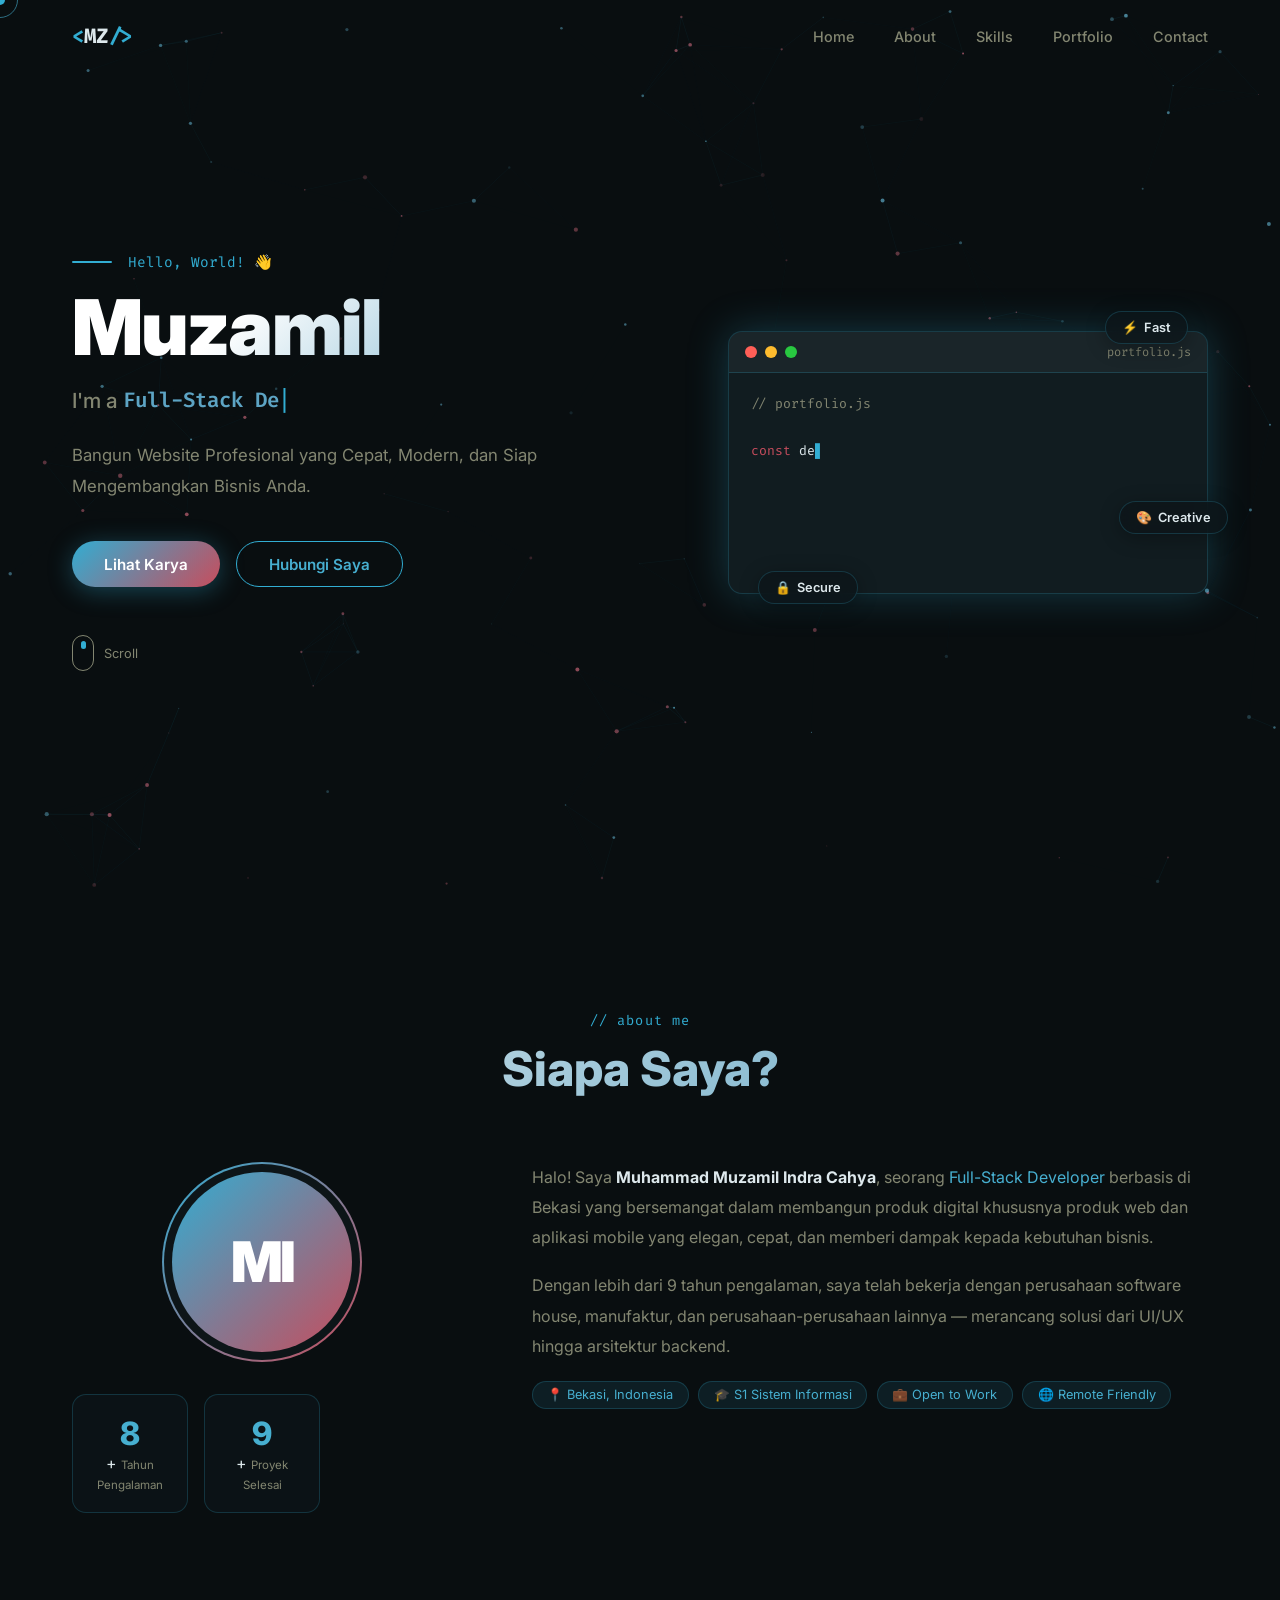
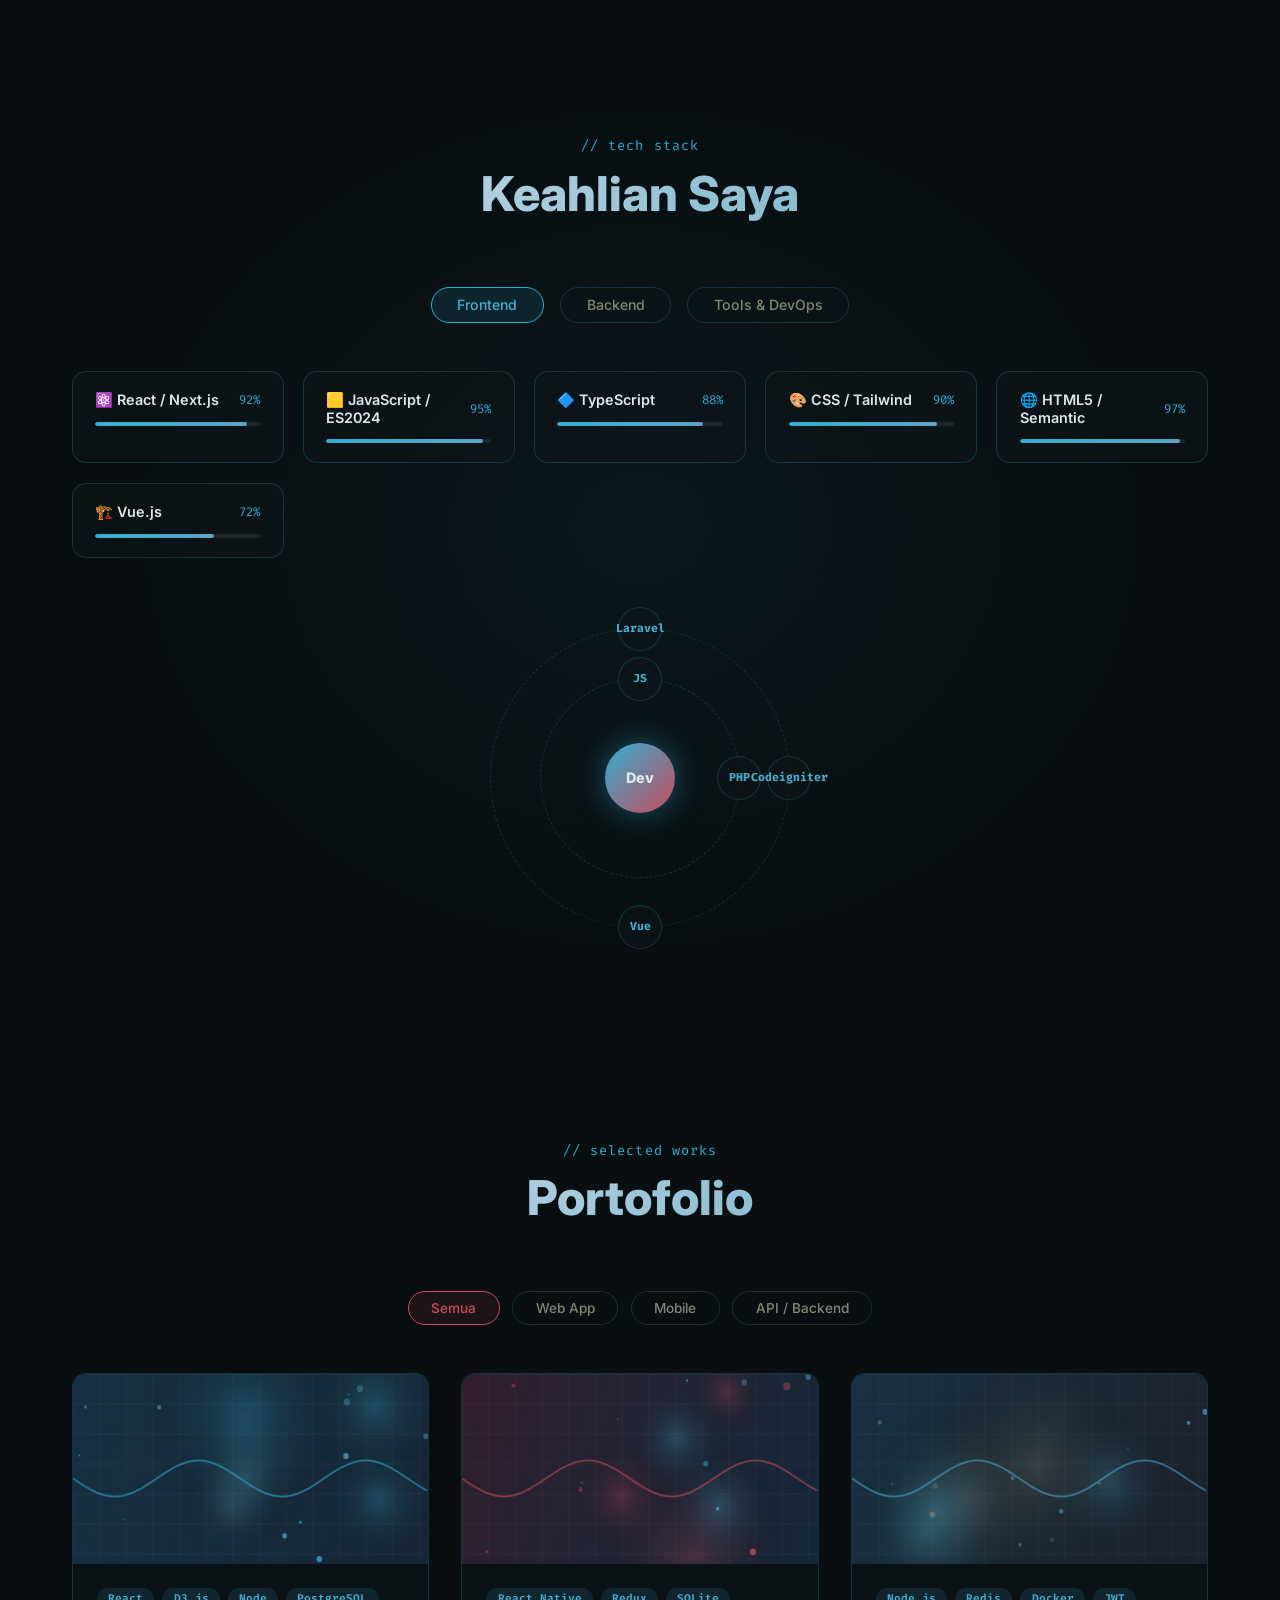
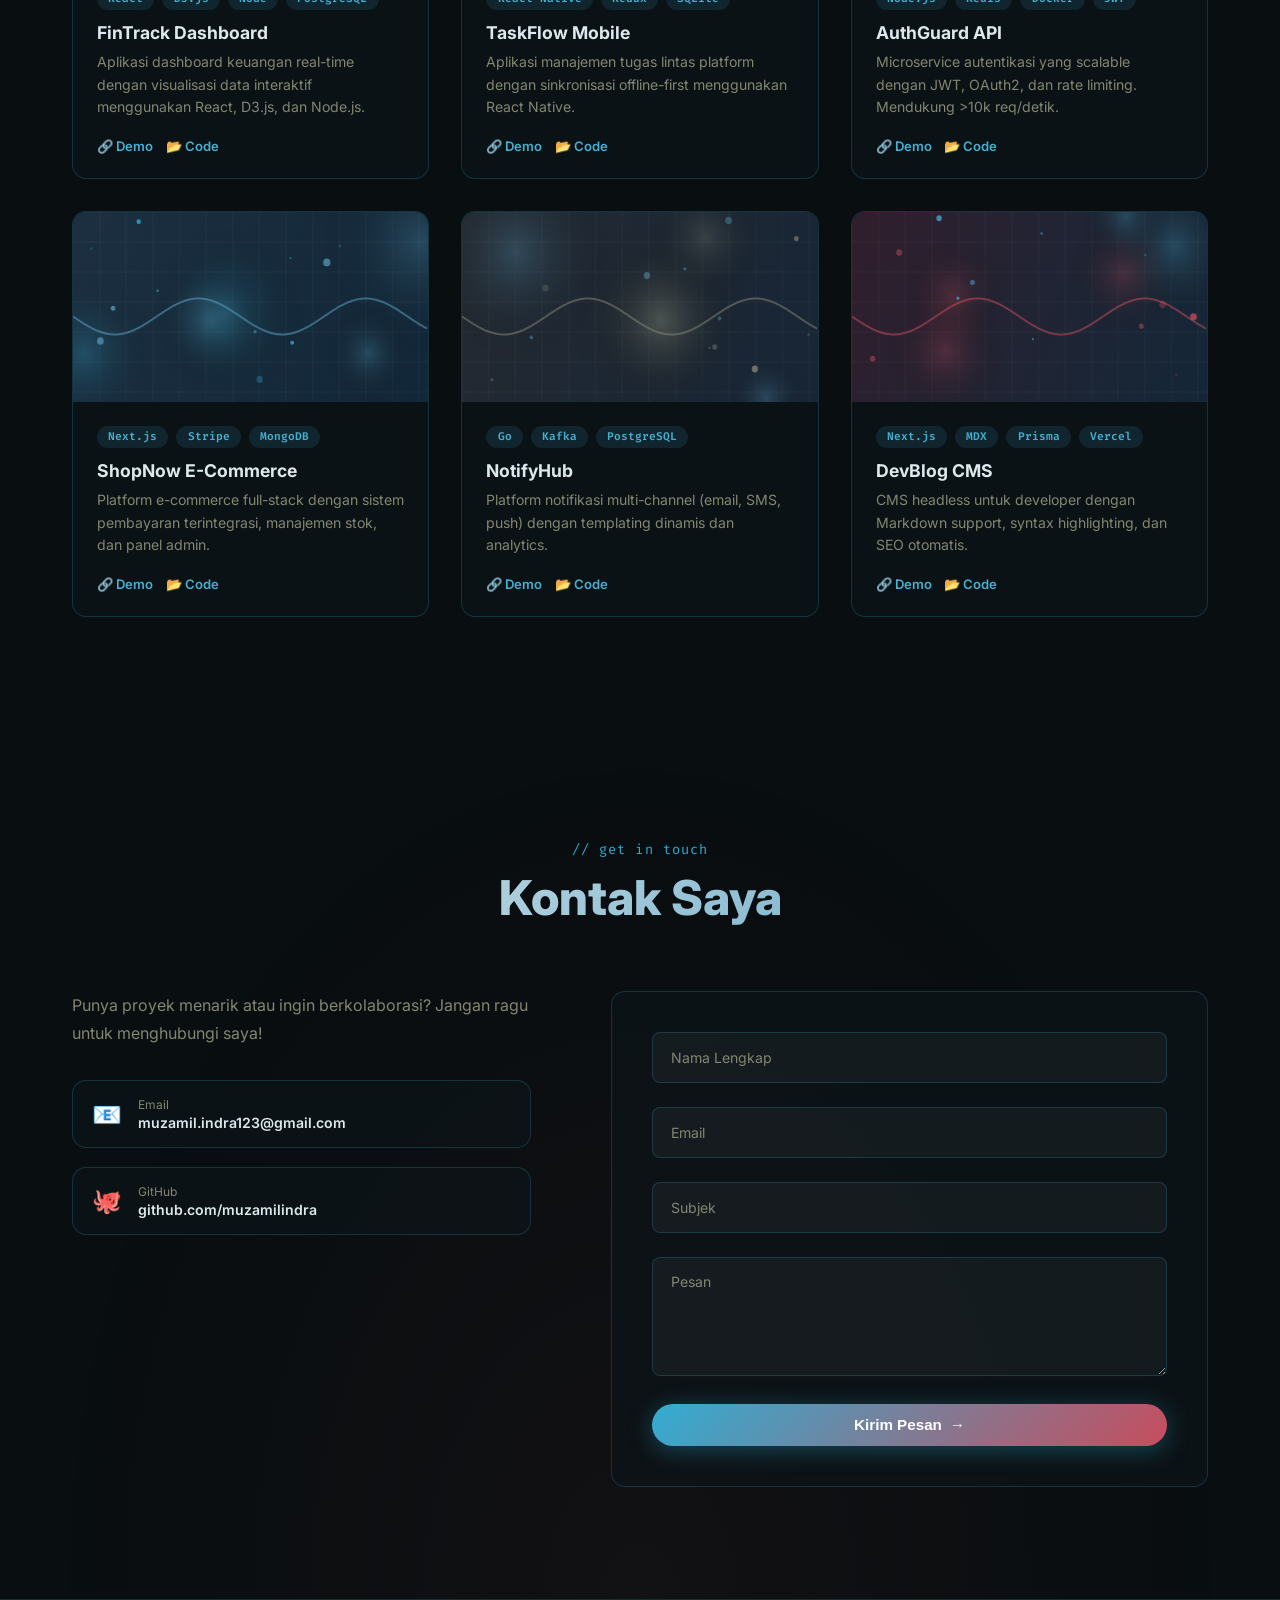
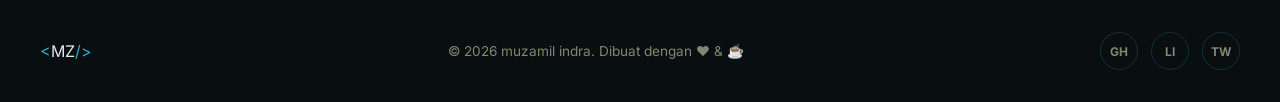
<file: index.html>
<!DOCTYPE html>
<html lang="id">
<head>
  <meta charset="UTF-8" />
  <meta name="viewport" content="width=device-width, initial-scale=1.0"/>
  <title>Muzamil Indra — Developer</title>
  <link rel="stylesheet" href="style.css" />
  <link rel="preconnect" href="https://fonts.googleapis.com">
  <link href="https://fonts.googleapis.com/css2?family=Inter:wght@300;400;500;600;700;900&family=Fira+Code:wght@400;500&display=swap" rel="stylesheet">
</head>
<body>

  <!-- Particle Canvas Background -->
  <canvas id="particles"></canvas>

  <!-- Custom Cursor -->
  <div class="cursor" id="cursor"></div>
  <div class="cursor-follower" id="cursor-follower"></div>

  <!-- Navigation -->
  <nav id="navbar">
    <div class="nav-inner">
      <div class="nav-logo">
        <span class="logo-bracket">&lt;</span>MZ<span class="logo-bracket">/&gt;</span>
      </div>
      <ul class="nav-links">
        <li><a href="#hero" class="nav-link">Home</a></li>
        <li><a href="#about" class="nav-link">About</a></li>
        <li><a href="#skills" class="nav-link">Skills</a></li>
        <li><a href="#portfolio" class="nav-link">Portfolio</a></li>
        <li><a href="#contact" class="nav-link">Contact</a></li>
      </ul>
      <div class="hamburger" id="hamburger">
        <span></span><span></span><span></span>
      </div>
    </div>
  </nav>

  <!-- Mobile Menu -->
  <div class="mobile-menu" id="mobile-menu">
    <ul>
      <li><a href="#hero" class="mob-link">Home</a></li>
      <li><a href="#about" class="mob-link">About</a></li>
      <li><a href="#skills" class="mob-link">Skills</a></li>
      <li><a href="#portfolio" class="mob-link">Portfolio</a></li>
      <li><a href="#contact" class="mob-link">Contact</a></li>
    </ul>
  </div>

  <!-- HERO -->
  <section id="hero">
    <div class="hero-content">
      <div class="hero-greeting">
        <span class="greeting-line"></span>
        <p class="typed-greeting" id="typed-greeting"></p>
      </div>
      <h1 class="hero-name">
        <span class="name-line" id="name-line">Muzamil</span>
      </h1>
      <div class="hero-roles">
        <span class="role-prefix">I'm a&nbsp;</span>
        <span class="role-text" id="role-text"></span>
        <span class="role-cursor">|</span>
      </div>
      <p class="hero-desc">
        Bangun Website Profesional yang Cepat, Modern, dan Siap Mengembangkan Bisnis Anda.
      </p>
      <div class="hero-cta">
        <a href="#portfolio" class="btn btn-primary">Lihat Karya</a>
        <a href="#contact" class="btn btn-outline">Hubungi Saya</a>
      </div>
      <div class="hero-scroll">
        <div class="scroll-indicator">
          <div class="scroll-dot"></div>
        </div>
        <span>Scroll</span>
      </div>
    </div>
    <div class="hero-visual">
      <div class="code-window">
        <div class="window-bar">
          <span class="dot red"></span>
          <span class="dot yellow"></span>
          <span class="dot green"></span>
          <span class="window-title">portfolio.js</span>
        </div>
        <pre class="code-content" id="code-display"></pre>
      </div>
      <div class="floating-badge b1"><span>⚡</span> Fast</div>
      <div class="floating-badge b2"><span>🎨</span> Creative</div>
      <div class="floating-badge b3"><span>🔒</span> Secure</div>
    </div>
  </section>

  <!-- ABOUT -->
  <section id="about">
    <div class="section-header reveal">
      <p class="section-tag">// about me</p>
      <h2>Siapa Saya?</h2>
    </div>
    <div class="about-grid">
      <div class="about-avatar reveal">
        <div class="avatar-ring">
          <div class="avatar-img">
            <div class="avatar-initials">MI</div>
          </div>
        </div>
        <div class="about-stats">
          <div class="stat-card reveal">
            <span class="stat-num" data-target="9">0</span>+
            <span class="stat-label">Tahun Pengalaman</span>
          </div>
          <div class="stat-card reveal">
            <span class="stat-num" data-target="10">0</span>+
            <span class="stat-label">Proyek Selesai</span>
          </div>
        </div>
      </div>
      <div class="about-text reveal">
        <p>
          Halo! Saya <strong>Muhammad Muzamil Indra Cahya</strong>, seorang <em>Full-Stack Developer</em>  
          berbasis di Bekasi yang bersemangat dalam membangun produk digital khususnya produk web dan aplikasi mobile
          yang elegan, cepat, dan memberi dampak kepada kebutuhan bisnis.
        </p>
        <p>
          Dengan lebih dari 9 tahun pengalaman, saya telah bekerja dengan perusahaan software house,  
          manufaktur, dan perusahaan-perusahaan lainnya — merancang solusi dari  
          UI/UX hingga arsitektur backend.
        </p>
        <div class="about-tags">
          <span class="tag">📍 Bekasi, Indonesia</span>
          <span class="tag">🎓 S1 Sistem Informasi</span>
          <span class="tag">💼 Open to Work</span>
          <span class="tag">🌐 Remote Friendly</span>
        </div>
        <!-- <a href="#" class="btn btn-primary mt">Download CV</a> -->
      </div>
    </div>
  </section>

  <!-- SKILLS -->
  <section id="skills">
    <div class="section-header reveal">
      <p class="section-tag">// tech stack</p>
      <h2>Keahlian Saya</h2>
    </div>
    <div class="skills-categories reveal">
      <button class="skill-tab active" data-cat="frontend">Frontend</button>
      <button class="skill-tab" data-cat="backend">Backend</button>
      <button class="skill-tab" data-cat="tools">Tools & DevOps</button>
    </div>
    <div class="skills-grid" id="skills-grid">
      <!-- Injected by JS -->
    </div>
    <div class="tech-orbit reveal">
      <div class="orbit-center">Dev</div>
      <div class="orbit orbit-1">
        <div class="orbit-item" style="--i:0">JS</div>
        <div class="orbit-item" style="--i:1">PHP</div>
      </div>
      <div class="orbit orbit-2">
        <div class="orbit-item" style="--i:0">Laravel</div>
        <div class="orbit-item" style="--i:1">Codeigniter</div>
        <div class="orbit-item" style="--i:1">Vue</div>
      </div>
      <div class="orbit orbit-3">
        <div class="orbit-item" style="--i:0">Linux</div>
        <div class="orbit-item" style="--i:1">Windows</div>
      </div>
    </div>
  </section>

  <!-- PORTFOLIO -->
  <section id="portfolio">
    <div class="section-header reveal">
      <p class="section-tag">// selected works</p>
      <h2>Portofolio</h2>
    </div>
    <div class="portfolio-filter reveal">
      <button class="filter-btn active" data-filter="all">Semua</button>
      <button class="filter-btn" data-filter="web">Web App</button>
      <button class="filter-btn" data-filter="mobile">Mobile</button>
      <button class="filter-btn" data-filter="api">API / Backend</button>
    </div>
    <div class="portfolio-grid" id="portfolio-grid">
      <!-- Injected by JS -->
    </div>
  </section>

  <!-- CONTACT -->
  <section id="contact">
    <div class="section-header reveal">
      <p class="section-tag">// get in touch</p>
      <h2>Kontak Saya</h2>
    </div>
    <div class="contact-grid">
      <div class="contact-info reveal">
        <p>Punya proyek menarik atau ingin berkolaborasi? Jangan ragu untuk menghubungi saya!</p>
        <div class="contact-items">
          <div class="contact-item">
            <div class="ci-icon">📧</div>
            <div>
              <p class="ci-label">Email</p>
              <p class="ci-value">muzamil.indra123@gmail.com</p>
            </div>
          </div>
          <!-- <div class="contact-item">
            <div class="ci-icon">💼</div>
            <div>
              <p class="ci-label">LinkedIn</p>
              <p class="ci-value">linkedin.com/in/aryapratama</p>
            </div>
          </div> -->
          <div class="contact-item">
            <div class="ci-icon">🐙</div>
            <div>
              <p class="ci-label">GitHub</p>
              <p class="ci-value">github.com/muzamilindra</p>
            </div>
          </div>
        </div>
      </div>
      <form class="contact-form reveal" id="contact-form">
        <div class="form-group">
          <input type="text" id="fname" placeholder=" " required />
          <label for="fname">Nama Lengkap</label>
        </div>
        <div class="form-group">
          <input type="email" id="femail" placeholder=" " required />
          <label for="femail">Email</label>
        </div>
        <div class="form-group">
          <input type="text" id="fsubject" placeholder=" " />
          <label for="fsubject">Subjek</label>
        </div>
        <div class="form-group">
          <textarea id="fmessage" rows="5" placeholder=" " required></textarea>
          <label for="fmessage">Pesan</label>
        </div>
        <button type="submit" class="btn btn-primary full">
          <span class="btn-text">Kirim Pesan</span>
          <span class="btn-icon">→</span>
        </button>
        <div class="form-success" id="form-success">
          ✅ Pesan terkirim! Saya akan membalas secepatnya.
        </div>
      </form>
    </div>
  </section>

  <!-- FOOTER -->
  <footer>
    <div class="footer-inner">
      <div class="footer-logo">
        <span class="logo-bracket">&lt;</span>MZ<span class="logo-bracket">/&gt;</span>
      </div>
      <p class="footer-copy">© 2026 muzamil indra. Dibuat dengan ❤️ & ☕</p>
      <div class="footer-socials">
        <a href="#" class="social-link">GH</a>
        <a href="#" class="social-link">LI</a>
        <a href="#" class="social-link">TW</a>
      </div>
    </div>
  </footer>

  <script src="script.js"></script>
</body>
</html>
</file>
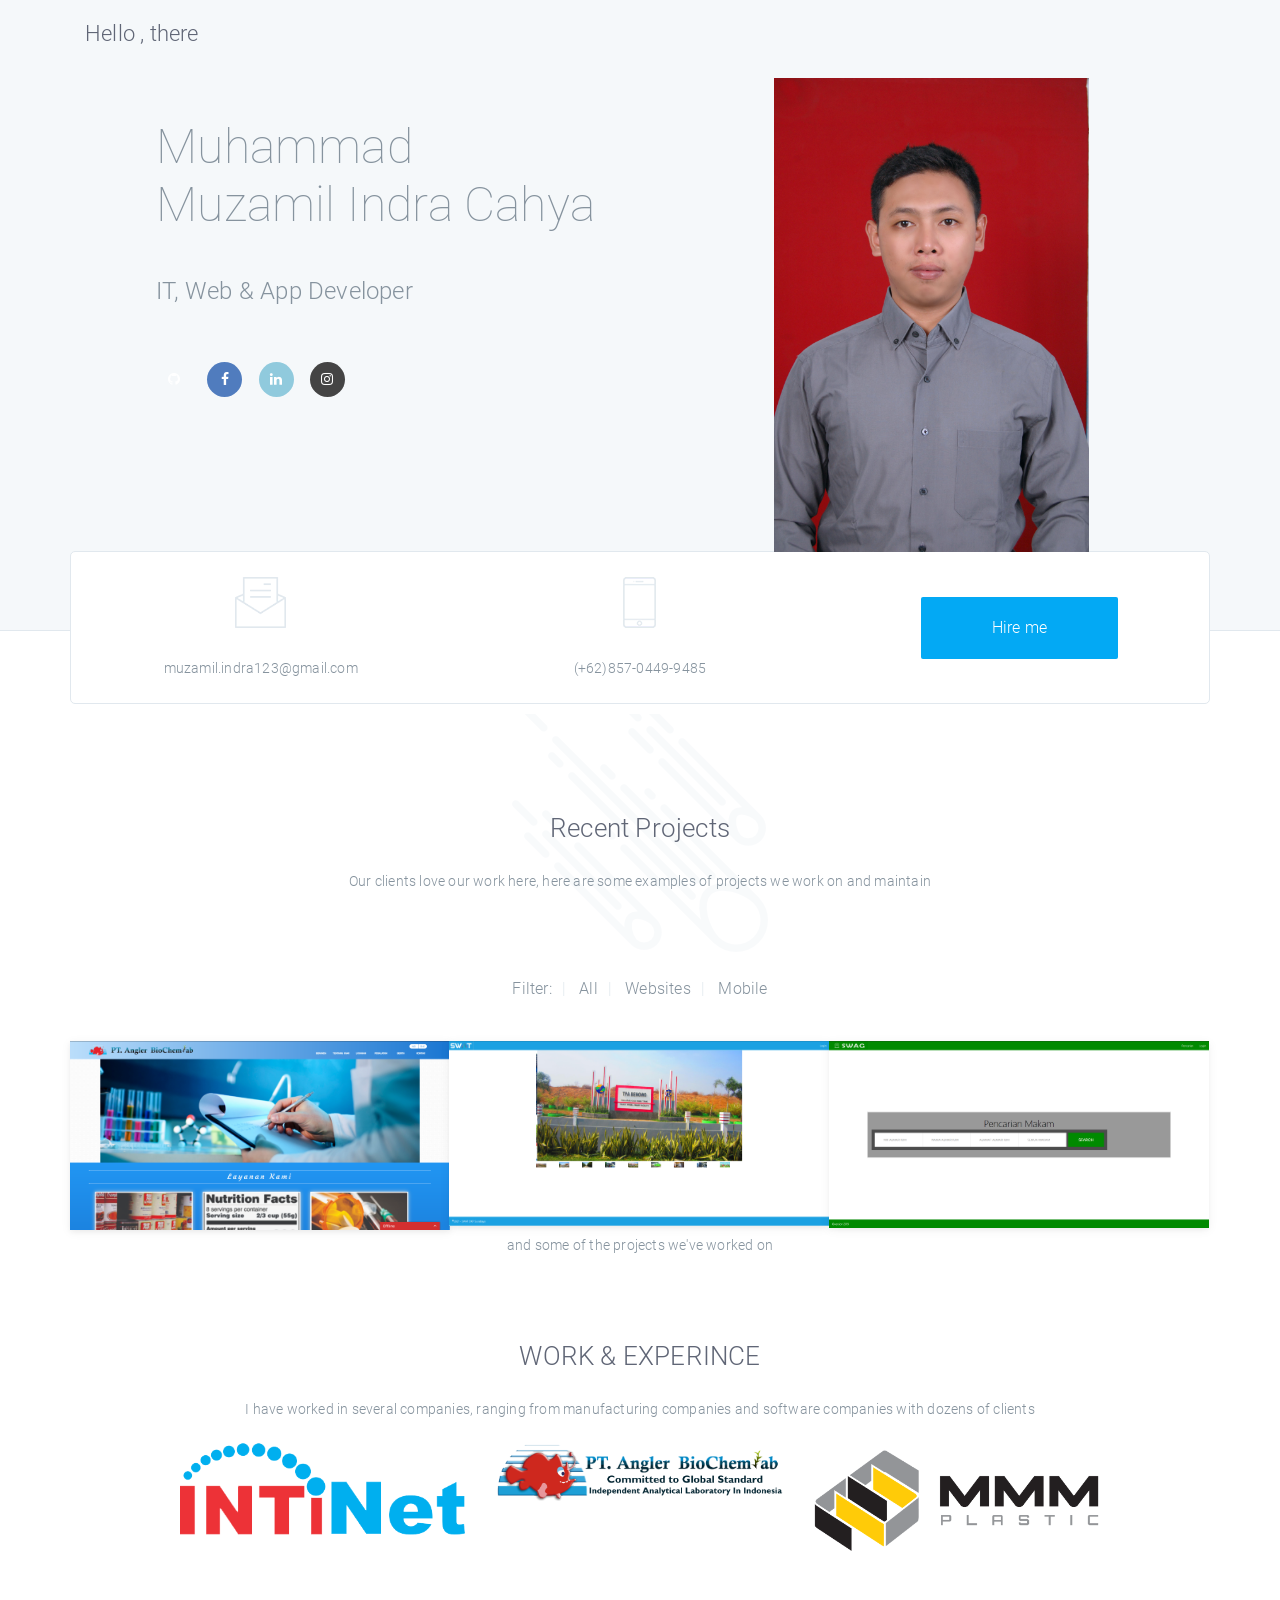
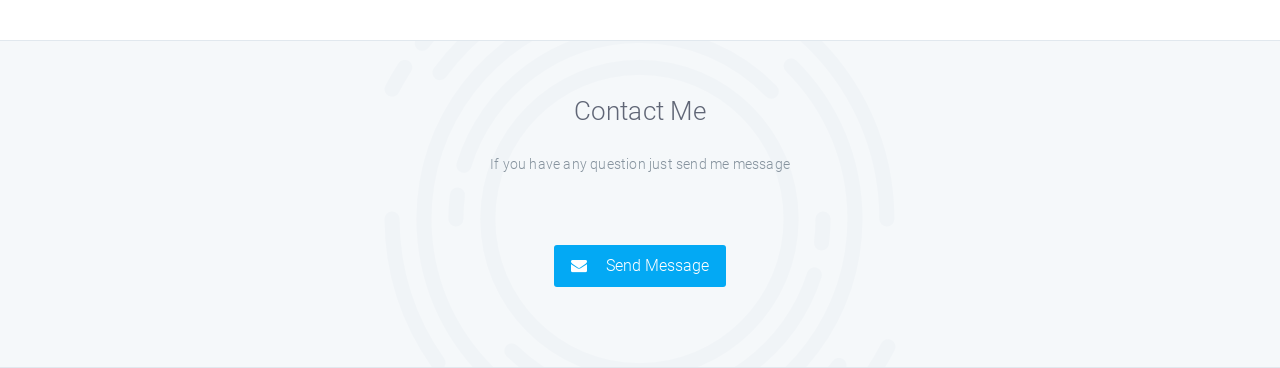
<file: index1.html>
<!DOCTYPE html>
<html lang="en">
<head>
    <meta charset="utf-8">
    <meta name="viewport" content="width=device-width, initial-scale=1, shrink-to-fit=no">
    <meta name="description" content="">
    <meta name="author" content="">
    <link rel="icon" href="assets/img/icon.png" type="image/x-icon">
    <title>Hello || My Name Indra</title>
    <!-- CSS -->
    <link rel="stylesheet" href="assets/css/app.css">
    <link rel="stylesheet" href="assets/css/aos.css">
    <style>
        .loader {
            position: fixed;
            left: 0;
            top: 0;
            width: 100%;
            height: 100%;
            background-color: #F5F8FA;
            z-index: 9998;
            text-align: center;
        }

        .plane-container {
            position: absolute;
            top: 50%;
            left: 50%;
        }
    </style>
</head>
<body>
<!-- Pre loader -->
<div id="loader" class="loader">
    <div class="plane-container">
        <div class="l-s-2 blink">LOADING</div>
    </div>
</div>

<div id="app" class="paper-loading">
<div class="mini-nav nav-offcanvas nav-offcanvas-desktop" data-sidebar-collapse="true">
    <!-- Header -->
<nav class="mainnav navbar navbar-default justify-content-between">
    <div class="container relative">
        <a class="navbar-brand" href="index.html" data-aos="fade-right"  
        data-aos-easing="linear"
        data-aos-duration="1500">
            <!-- <img class="d-inline-block align-top" alt="" src="assets/img/basic/logo.png"> -->
            <h3>Hello , there</h3>
        </a>
       
    </div>
</nav>
</div>
<main class="template-resume resume2">
    <!-- Header -->
    <section class="resume-header responsive">
        <div class="container">
            <div class="row">
                <div class="col-lg-5 mx-md-auto p-t-40" 
                data-aos="fade-up"  
                data-aos-easing="linear"
                data-aos-duration="1500">
                    <h1>Muhammad Muzamil Indra Cahya</h1>
                    <p class="subtitle">IT, Web &amp; App Developer</p>
                    <ul class="social list-inline">
                        <li class="list-inline-item"><a class="github" href="#"><i class="icon-github"></i></a></li>
                        <li class="list-inline-item"><a class="facebook"href="#"><i class="icon-facebook"></i></a></li>
                        <li class="list-inline-item"><a class="linkedin"href="#"><i class="icon-linkedin"></i></a></li>
                        <li class="list-inline-item"><a class="instagram" href="#"><i class="icon-instagram"></i></a></li>
                        <!-- <li class="list-inline-item"><a class="dribbble"href="#"><i class="icon-dribbble"></i></a></li>
                        <li class="list-inline-item"><a class="behance"href="#"><i class="icon-behance"></i></a></li> -->
                    </ul>
             
                </div>
                <div class="col-lg-4 mx-md-auto">
                    <img src="assets/img/INDRA.jpg" style="width:90% !important" alt="">
                </div>
            </div>
        </div>
    </section>
    <!-- Contact -->
    <section class="contactBar">
        <div class="container ">
            <div class="row contacts">
                <div class="col-lg-4 col-md-4"><span> <img src="assets/img/icon/icon-envelope.png" alt=""></span>
                    <p>muzamil.indra123@gmail.com</p>
                </div>
                <!-- <div class="col-lg-3 col-md-4 light"><span> <img src="assets/img/icon/icon-skype.png" alt=""></span>
                    <p>paperskype</p>
                </div> -->
                <div class="col-lg-4 col-md-4"><span><img src="assets/img/icon/icon-phone.png" alt=""></span>
                    <p>(+62)857-0449-9485</p>
                </div>
                <div class="col-lg-4 col-md-12"><a href="https://api.whatsapp.com/send?phone=085704499485&text=" class="btn btn-primary">Hire me</a>
                </div>
            </div>
        </div>
    </section>
    <!-- Skills
    <section>
        <div class="container">
            <header class="section-heading section-heading-icon">
                <h2>My Expertise and Skills</h2>
                <p>Student life was fun but I don&#x2019;t miss it</p>
            </header>
            <div class="row p-t-40">
                <div class="col-lg-3">
                    <div class="circular-progressbar">
                        <input type="text" value="65" data-thickness="0.09" data-size="150" data-bgcolor="#F5F8FA"
                               data-fgcolor="#3255AA">
                        <div class="media-body text-center">
                            <h5 class="heading">Web Design</h5>
                            <span>	Subtitle</span>
                        </div>
                    </div>
                </div>
                <div class="col-lg-3">
                    <div class="circular-progressbar">
                        <input type="text" value="80" data-thickness="0.09" data-size="150" data-bgcolor="#F5F8FA"
                               data-fgcolor="#03A9F4">
                        <div class="media-body text-center">
                            <h5 class="heading">Wordpress</h5>
                            <span>	Subtitle</span>
                        </div>
                    </div>
                </div>
                <div class="col-lg-3">
                    <div class="circular-progressbar">
                        <input type="text" value="70" data-thickness="0.09" data-size="150" data-bgcolor="#F5F8FA"
                               data-fgcolor="#03A9F4">
                        <div class="media-body text-center">
                            <h5 class="heading">Photoshop</h5>
                            <span>	Subtitle</span>
                        </div>
                    </div>
                </div>
                <div class="col-lg-3">
                    <div class="circular-progressbar">
                        <input type="text" value="90" data-thickness="0.09" data-size="150" data-bgcolor="#F5F8FA"
                               data-fgcolor="#03A9F4">
                        <div class="media-body text-center">
                            <h5 class="heading">Web Design</h5>
                            <span>	Subtitle</span>
                        </div>
                    </div>
                </div>
            </div>
        </div>
    </section> -->
    <!-- portfolio -->
    <section class="portfolio p-t-b-10">
        <div class="container">
            <header class="section-heading section-heading-icon">
                <h2>Recent Projects</h2>
                <p>Our clients love our work here, here are some examples of projects we work on and maintain</p>
            </header>
            <ul class="project-filter text-center p-b-40">
                <li>Filter:</li>
                <li class="filter" data-filter="*">all</li>
                <li class="filter" data-filter=".type1">Websites</li>
                <li class="filter" data-filter=".type3">Mobile</li>
            </ul>
            <div class="row masonry-container grid">
                <div class="col-lg-4 masonry-post type1 type2 type6">
                    <figure>
                        <div class="img-wrapper">
                            <img src="assets/img/project/angler.PNG" alt="">
                            <div class="img-overlay">
                                <div class="figcaption">
                                    <h4>

                                        Company Profile PT Angler Biochemlab

                                    </h4>
                                    <p>Company profile with management content for web</p> <a class="btn btn-primary"
                                                                         href="http://www.anglerlab.co.id/"><i
                                        class="icon icon-external-link-square"></i> View Project</a>
                                </div>
                            </div>
                        </div>
                    </figure>
                </div>
                <div class="col-lg-4 masonry-post type1 type4 type6">
                    <figure>
                        <div class="img-wrapper">
                            <img src="assets/img/project/swat.PNG" alt="">
                            <div class="img-overlay">
                                <div class="figcaption">
                                    <h4>

                                    Solid Waste Application Transportation (SWAT)

                                    </h4>
                                    <p>This application is used to monitor the waste collection process from various points to the final disposal site</p> <a class="btn btn-primary"
                                                                         href="http://dkp.surabaya.go.id/swat/"><i
                                        class="icon icon-external-link-square"></i> View Project</a>
                                </div>
                            </div>
                        </div>
                    </figure>
                </div>
                <div class="col-lg-4 masonry-post type1 type2 type6">
                    <figure>
                        <div class="img-wrapper">
                            <img src="assets/img/project/swag.PNG" alt="">
                            <div class="img-overlay">
                                <div class="figcaption">
                                    <h4>
                                    Service and Web Application Graveyard (SWAG)
                                    </h4>
                                    <p>application to monitor the development of the number of people buried in one day, up to the total.</p> <a class="btn btn-primary"
                                                                         href="http://dkp.surabaya.go.id/swag/"><i
                                        class="icon icon-external-link-square"></i> View Project</a>
                                </div>
                            </div>
                        </div>
                    </figure>
                </div>
                <!-- <div class="col-lg-4 masonry-post type1 type4">
                    <figure>
                        <div class="img-wrapper">
                            <img src="assets/img/demo/portfolio/p4.jpg" alt="/">
                            <div class="img-overlay">
                                <div class="figcaption">
                                    <h4>

                                        Paper Portfolio Item

                                    </h4>
                                    <p>Lorem ipsum dolor sit amet</p> <a class="btn btn-primary"
                                                                         href="/portfolio-single.html"><i
                                        class="icon icon-external-link-square"></i> View Project</a>
                                </div>
                            </div>
                        </div>
                    </figure>
                </div>
                <div class="col-lg-4 masonry-post type1 type2">
                    <figure>
                        <div class="img-wrapper">
                            <img src="assets/img/demo/portfolio/p5.jpg" alt="/">
                            <div class="img-overlay">
                                <div class="figcaption">
                                    <h4>

                                        Paper Portfolio Item

                                    </h4>
                                    <p>Lorem ipsum dolor sit amet</p> <a class="btn btn-primary"
                                                                         href="/portfolio-single.html"><i
                                        class="icon icon-external-link-square"></i> View Project</a>
                                </div>
                            </div>
                        </div>
                    </figure>
                </div>
                <div class="col-lg-4 masonry-post type1 type4 type5">
                    <figure>
                        <div class="img-wrapper">
                            <img src="assets/img/demo/portfolio/p6.jpg" alt="/">
                            <div class="img-overlay">
                                <div class="figcaption">
                                    <h4>

                                        Paper Portfolio Item

                                    </h4>
                                    <p>Lorem ipsum dolor sit amet</p> <a class="btn btn-primary"
                                                                         href="/portfolio-single.html"><i
                                        class="icon icon-external-link-square"></i> View Project</a>
                                </div>
                            </div>
                        </div>
                    </figure>
                </div>
                <div class="col-lg-4 masonry-post type3 type2 type5">
                    <figure>
                        <div class="img-wrapper">
                            <img src="assets/img/demo/portfolio/p7.jpg" alt="/">
                            <div class="img-overlay">
                                <div class="figcaption">
                                    <h4>

                                        Paper Portfolio Item

                                    </h4>
                                    <p>Lorem ipsum dolor sit amet</p> <a class="btn btn-primary"
                                                                         href="/portfolio-single.html"><i
                                        class="icon icon-external-link-square"></i> View Project</a>
                                </div>
                            </div>
                        </div>
                    </figure>
                </div>
                <div class="col-lg-4 masonry-post type1 type2 type3">
                    <figure>
                        <div class="img-wrapper">
                            <img src="assets/img/demo/portfolio/p8.jpg" alt="/">
                            <div class="img-overlay">
                                <div class="figcaption">
                                    <h4>
                                        Paper Portfolio Item
                                    </h4>
                                    <p>Lorem ipsum dolor sit amet</p> <a class="btn btn-primary"
                                                                         href="/portfolio-single.html"><i
                                        class="icon icon-external-link-square"></i> View Project</a>
                                </div>
                            </div>
                        </div>
                    </figure>
                </div>
                <div class="col-lg-4 masonry-post type1 type2 type3">
                    <figure>
                        <div class="img-wrapper">
                            <img src="assets/img/demo/portfolio/p9.jpg" alt="/">
                            <div class="img-overlay">
                                <div class="figcaption">
                                    <h4>
                                        Paper Portfolio Item
                                    </h4>
                                    <p>Lorem ipsum dolor sit amet</p> <a class="btn btn-primary"
                                                                         href="/portfolio-single.html"><i
                                        class="icon icon-external-link-square"></i> View Project</a>
                                </div>
                            </div>
                        </div>
                    </figure>
                </div> -->
            </div>
        </div>
        <header class="section-heading p-b-30">
            <p> and some of the projects we've worked on </p>
        </header>
    </section>
    
    <!-- Profiles Section -->
    <section class="profiles p-b-80">
        <div class="container">
                <header>
                    <h2>WORK &amp; EXPERINCE</h2>
                    <p>
I have worked in several companies, ranging from manufacturing companies
 and software companies with dozens of clients</p>
                </header>
                <div class="row">
                    <div class="col-lg-10 mx-md-auto">
                        <div class="row">
                            <div class="col-md-4">
                                <img src="assets/img/client/intinet-logo.png" alt="">
                            </div>
                            <div class="col-md-4">
                                <img src="assets/img/client/angler_logo.png" alt="">
                            </div>
                            <div class="col-md-4">
                                <img src="assets/img/client/mmm-logo.png" alt="">
                            </div>
                        </div>
                    </div>
                </div>
        </div>
    </section>
    <section class="hero-circles-bg p-t-b-40">
        <div class="container">
            <header class="section-heading">
                <h2>Contact Me</h2>
                <p>If you have any question just send me message</p>
            </header>
            <div class="row">
                <div class="col-xl-6 mx-lg-auto text-center">
                    <div class="row">
                        <div class="col-lg-12 p-b-40 p-t-10">
                                <button type="submit" class="btn btn-primary btn-lg" formaction="https://api.whatsapp.com/send?phone=085704499485&text="><i class="icon icon-envelope"></i>
                                    Send Message
                                </button>
                            </div>
                    </div>
<!--                     <form>
                        <div class="row">
                            <div class="col-lg-6">
                                <input type="text" class="form-control form-control-lg" placeholder="Name">
                            </div>
                            <div class="col-lg-6">
                                <input type="text" class="form-control form-control-lg" placeholder="Subject">
                            </div>
                        </div>
                        <div class="row p-t-b-10">
                            <div class="col-lg-12">
                                <input type="button" class="form-control form-control-lg" placeholder="Website">
                            </div>
                        </div>
                        <div class="row">
                            <div class="col-lg-12">
                                <textarea class="form-control-lg" placeholder="Message"></textarea>
                            </div>
                        </div>
                        <div class="row">
                            <div class="col-lg-12 p-b-40 p-t-10">
                                <button type="submit" class="btn btn-primary btn-lg"><i class="icon icon-envelope"></i>
                                    Send Message
                                </button>
                            </div>
                        </div>
                    </form> -->
                </div>
            </div>
        </div>
    </section>
</main>

</div>
<!--End Page page_wrrapper -->
<script src="assets/js/app.js"></script>
<script src="assets/js/aos.js"></script>
<script>
AOS.init();

</script>

</body>
</html>
</file>
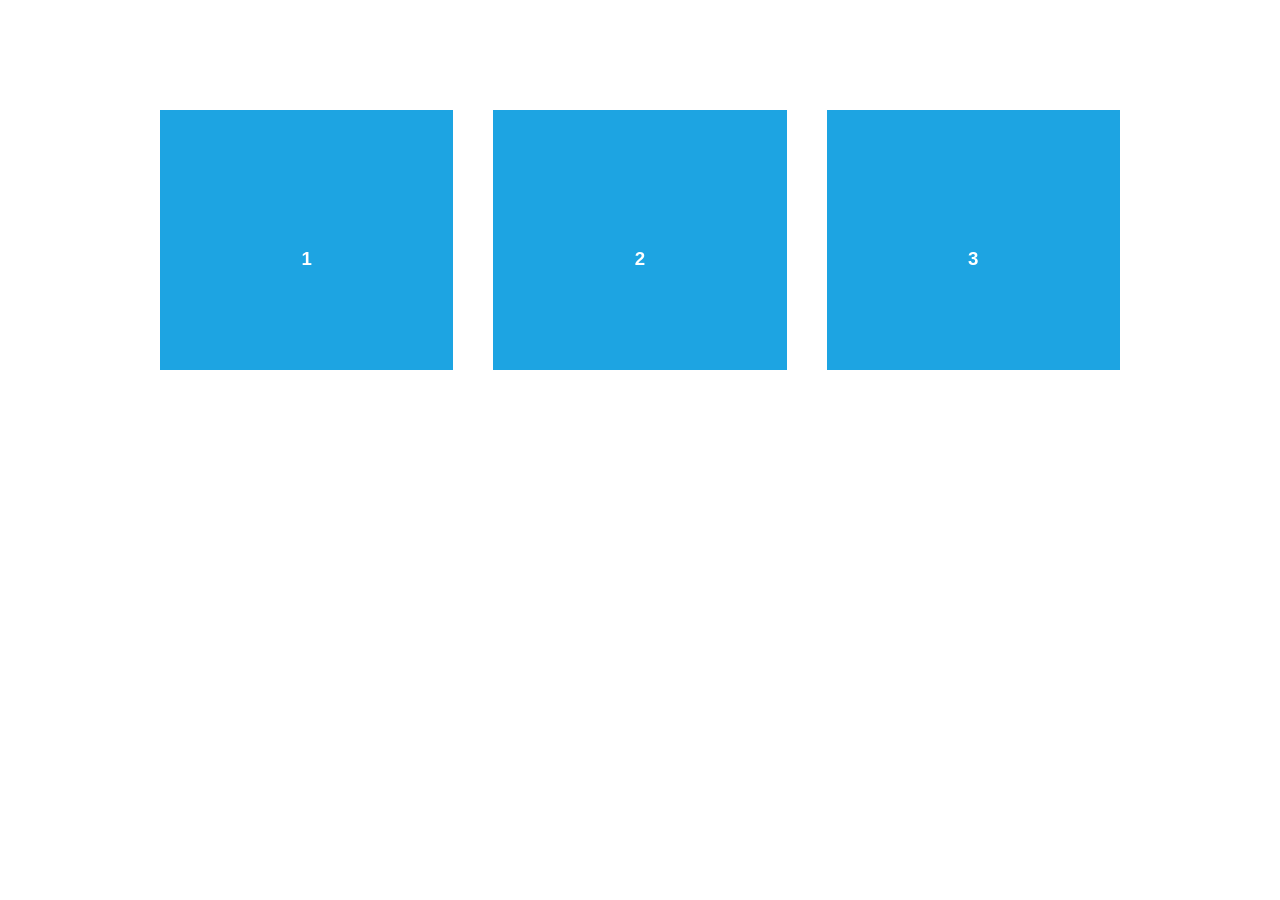
<file: assets/aos-master/demo/async.html>
<!DOCTYPE html>
<html>
  <head>
    <meta charset="utf-8">
    <title>AOS - Animate on scroll library</title>
    <meta name="viewport" content="width=device-width">
    <link rel="stylesheet" href="css/styles.css" />
    <link rel="stylesheet" href="../dist/aos.css" />
  </head>
  <body>
    <div id="aos-demo" class="aos-all"></div>

    <script src="../dist/aos.js"></script>
    <script>
      AOS.init({
        easing: 'ease-in-out-sine'
      });

      setInterval(addItem, 300);

      var itemsCounter = 1;
      var container = document.getElementById('aos-demo');

      function addItem () {
        if (itemsCounter > 42) return;
        var item = document.createElement('div');
        item.classList.add('aos-item');
        item.setAttribute('data-aos', 'fade-up');
        item.innerHTML = '<div class="aos-item__inner"><h3>' + itemsCounter + '</h3></div>';
        container.appendChild(item);
        itemsCounter++;
      }
    </script>
  </body>
</html>
</file>
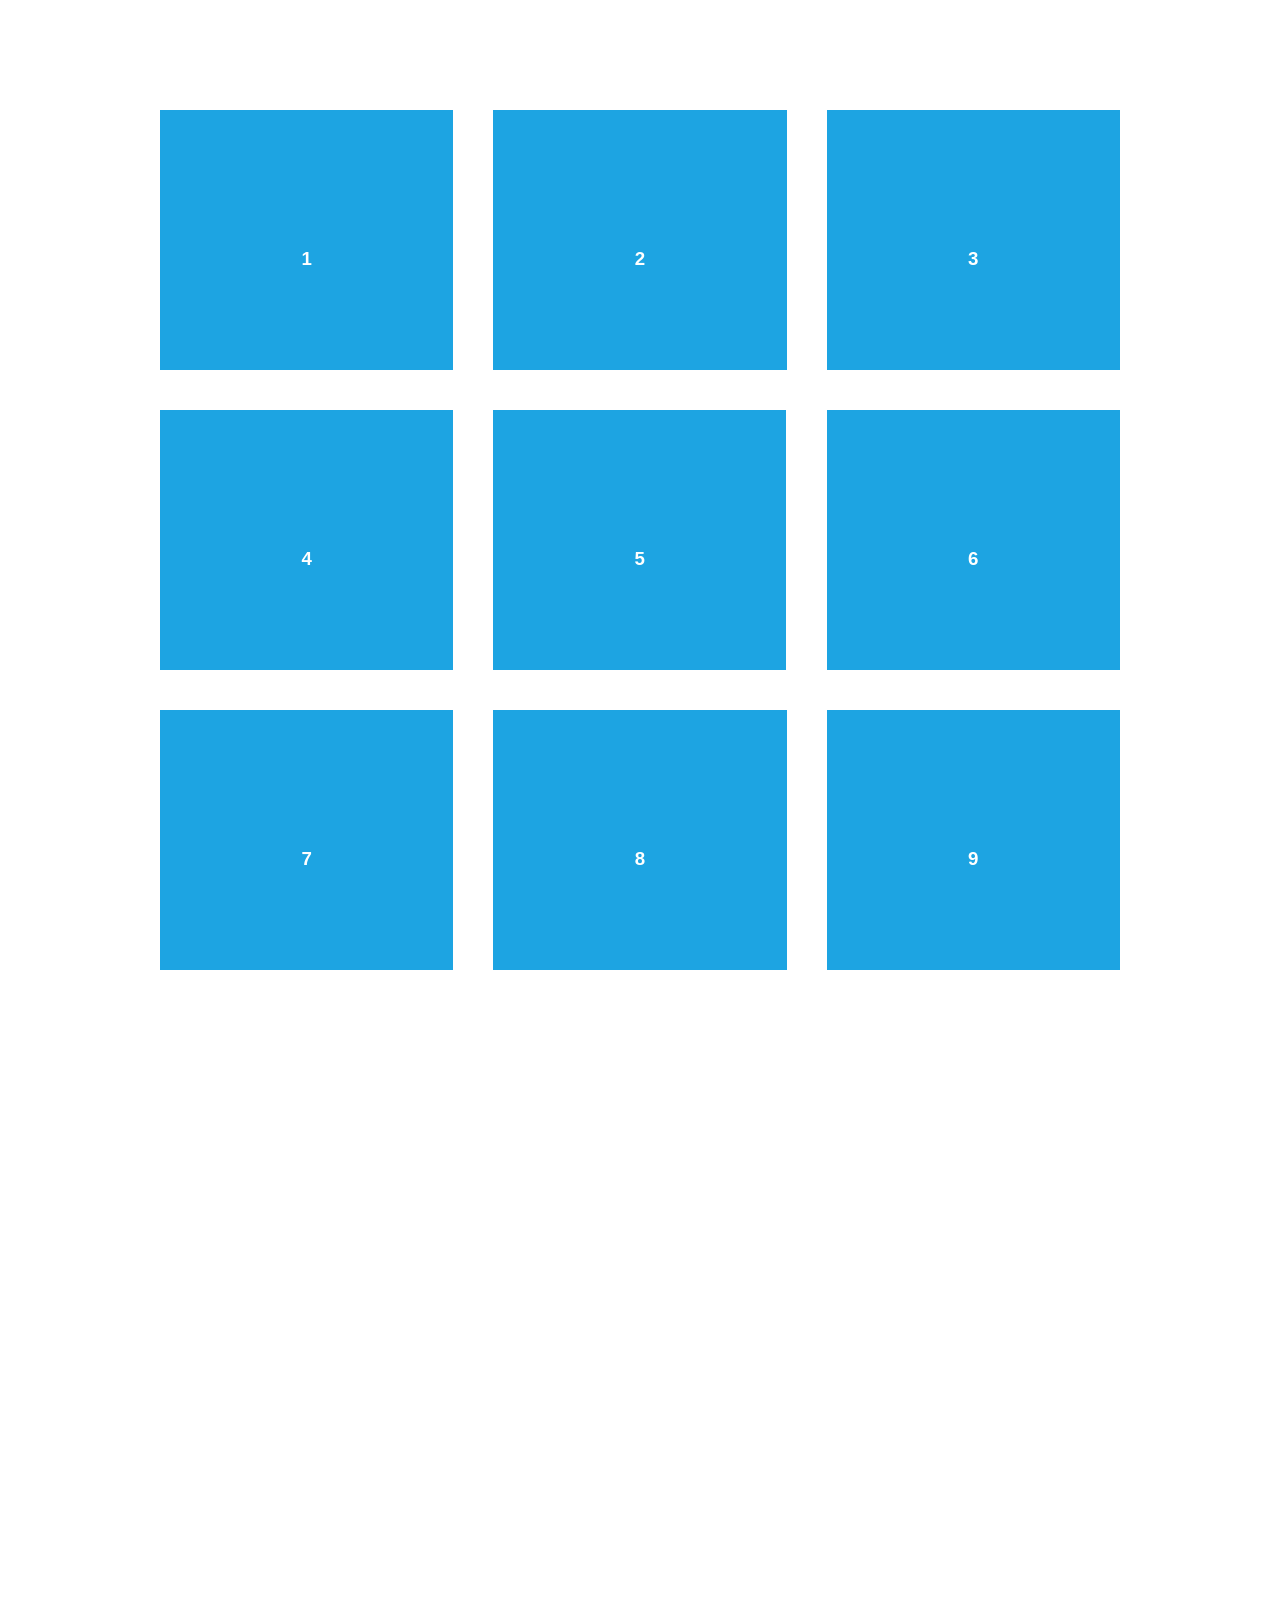
<file: assets/aos-master/demo/simple.html>
<!DOCTYPE html>
<html>
  <head>
    <meta charset="utf-8">
    <title>AOS - Animate on scroll library</title>
    <meta name="viewport" content="width=device-width">
    <link rel="stylesheet" href="css/styles.css" />
    <link rel="stylesheet" href="../dist/aos.css" />
    <!--[if lt IE 9]>
    <script src="//html5shiv.googlecode.com/svn/trunk/html5.js"></script>
    <![endif]-->
  </head>
  <body>
    <div id="transcroller-body" class="aos-all">
      <div class="aos-item" data-aos="fade-up">
        <div class="aos-item__inner"><h3>1</h3></div>
      </div>
      <div class="aos-item" data-aos="fade-down">
        <div class="aos-item__inner"><h3>2</h3></div>
      </div>
      <div class="aos-item" data-aos="zoom-out-down">
        <div class="aos-item__inner"><h3>3</h3></div>
      </div>
      <div class="aos-item" data-aos="flip-down">
        <div class="aos-item__inner"><h3>4</h3></div>
      </div>
      <div class="aos-item" data-aos="flip-up">
        <div class="aos-item__inner"><h3>5</h3></div>
      </div>
      <div class="aos-item" data-aos="fade-down">
        <div class="aos-item__inner"><h3>6</h3></div>
      </div>
      <div class="aos-item" data-aos="fade-in">
        <div class="aos-item__inner"><h3>7</h3></div>
      </div>
      <div class="aos-item" data-aos="fade-down">
        <div class="aos-item__inner"><h3>8</h3></div>
      </div>
      <div class="aos-item" data-aos="fade-in">
        <div class="aos-item__inner"><h3>9</h3></div>
      </div>
      <div class="aos-item" data-aos="fade-down">
        <div class="aos-item__inner"><h3>10</h3></div>
      </div>
      <div class="aos-item" data-aos="fade-up">
        <div class="aos-item__inner"><h3>11</h3></div>
      </div>
      <div class="aos-item" data-aos="fade-down">
        <div class="aos-item__inner"><h3>12</h3></div>
      </div>
      <div class="aos-item" data-aos="fade-in">
        <div class="aos-item__inner"><h3>13</h3></div>
      </div>
      <div class="aos-item" data-aos="fade-up">
        <div class="aos-item__inner"><h3>14</h3></div>
      </div>
      <div class="aos-item" data-aos="fade-in">
        <div class="aos-item__inner"><h3>15</h3></div>
      </div>
      <div class="aos-item" data-aos="fade-up">
        <div class="aos-item__inner"><h3>16</h3></div>
      </div>
      <div class="aos-item" data-aos="fade-down">
        <div class="aos-item__inner"><h3>17</h3></div>
      </div>
      <div class="aos-item" data-aos="fade-up">
        <div class="aos-item__inner"><h3>18</h3></div>
      </div>
      <div class="aos-item" data-aos="zoom-out">
        <div class="aos-item__inner"><h3>19</h3></div>
      </div>
      <div class="aos-item" data-aos="fade-up">
        <div class="aos-item__inner"><h3>20</h3></div>
      </div>
      <div class="aos-item" data-aos="zoom-out">
        <div class="aos-item__inner"><h3>21</h3></div>
      </div>
      <div class="aos-item" data-aos="fade-in">
        <div class="aos-item__inner"><h3>22</h3></div>
      </div>
      <div class="aos-item" data-aos="zoom-out-up">
        <div class="aos-item__inner"><h3>23</h3></div>
      </div>
      <div class="aos-item" data-aos="zoom-out-down">
        <div class="aos-item__inner"><h3>24</h3></div>
      </div>
      <div class="aos-item" data-aos="fade-in">
        <div class="aos-item__inner"><h3>25</h3></div>
      </div>
      <div class="aos-item" data-aos="fade-in">
        <div class="aos-item__inner"><h3>26</h3></div>
      </div>
      <div class="aos-item" data-aos="fade-in">
        <div class="aos-item__inner"><h3>27</h3></div>
      </div>
      <div class="aos-item" data-aos="fade-in">
        <div class="aos-item__inner"><h3>28</h3></div>
      </div>
      <div class="aos-item" data-aos="fade-in">
        <div class="aos-item__inner"><h3>29</h3></div>
      </div>
      <div class="aos-item" data-aos="fade-in">
        <div class="aos-item__inner"><h3>30</h3></div>
      </div>
      <div class="aos-item" data-aos="fade-in">
        <div class="aos-item__inner"><h3>31</h3></div>
      </div>
      <div class="aos-item" data-aos="fade-in">
        <div class="aos-item__inner"><h3>32</h3></div>
      </div>
      <div class="aos-item" data-aos="fade-in">
        <div class="aos-item__inner"><h3>33</h3></div>
      </div>
      <div class="aos-item" data-aos="fade-in">
        <div class="aos-item__inner"><h3>34</h3></div>
      </div>
      <div class="aos-item" data-aos="fade-in">
        <div class="aos-item__inner"><h3>35</h3></div>
      </div>
      <div class="aos-item" data-aos="fade-in">
        <div class="aos-item__inner"><h3>36</h3></div>
      </div>
      <div class="aos-item" data-aos="fade-in">
        <div class="aos-item__inner"><h3>37</h3></div>
      </div>
      <div class="aos-item" data-aos="fade-in">
        <div class="aos-item__inner"><h3>38</h3></div>
      </div>
      <div class="aos-item" data-aos="fade-in">
        <div class="aos-item__inner"><h3>39</h3></div>
      </div>
      <div class="aos-item" data-aos="fade-in">
        <div class="aos-item__inner"><h3>40</h3></div>
      </div>
      <div class="aos-item" data-aos="fade-in">
        <div class="aos-item__inner"><h3>41</h3></div>
      </div>
      <div class="aos-item" data-aos="fade-in">
        <div class="aos-item__inner"><h3>42</h3></div>
      </div>
    </div>

    <script src="../dist/aos.js"></script>
    <script>
      AOS.init({
        easing: 'ease-in-out-sine'
      });
    </script>

    <!-- <script src="//cdnjs.cloudflare.com/ajax/libs/require.js/2.1.11/require.min.js"></script>
    <script>
      requirejs.config({
          baseUrl: '../dist',
      });

      require(['aos'], function(AOS){
          AOS.init({
              easing: 'ease-in-out-sine'
          });
      });
    </script> -->
  </body>
</html>
</file>
<file: style.css>
/* ============================================
   RESET & ROOT VARIABLES
   ============================================ */
*, *::before, *::after { box-sizing: border-box; margin: 0; padding: 0; }

:root {
  --bg:        #090e10;
  --bg2:       #0d1518;
  --bg3:       #111c20;
  --accent:    #32ADD2;
  --accent2:   #47AFD0;
  --cyan:      #5DA4C4;
  --green:     #47AFD0;
  --red:       #C74D5D;
  --muted-tone:#838671;
  --text:      #dde8ec;
  --text-muted:#838671;
  --border:    rgba(50,173,210,.22);
  --card-bg:   rgba(13,21,24,.75);
  --glow:      0 0 40px rgba(50,173,210,.28);
  --radius:    14px;
  --font:      'Inter', sans-serif;
  --mono:      'Fira Code', monospace;
  --nav-h:     72px;
  --transition: .35s cubic-bezier(.4,0,.2,1);
}

html { scroll-behavior: smooth; font-size: 16px; }

body {
  background: var(--bg);
  color: var(--text);
  font-family: var(--font);
  overflow-x: hidden;
  cursor: none;
}

::selection { background: var(--accent); color: #fff; }

/* ============================================
   SCROLLBAR
   ============================================ */
::-webkit-scrollbar { width: 6px; }
::-webkit-scrollbar-track { background: var(--bg); }
::-webkit-scrollbar-thumb { background: var(--accent); border-radius: 3px; }

/* ============================================
   CANVAS BACKGROUND
   ============================================ */
#particles {
  position: fixed;
  inset: 0;
  z-index: 0;
  pointer-events: none;
}

/* ============================================
   CUSTOM CURSOR
   ============================================ */
.cursor {
  width: 10px; height: 10px;
  background: var(--accent);
  border-radius: 50%;
  position: fixed;
  pointer-events: none;
  z-index: 9999;
  transform: translate(-50%,-50%);
  transition: width .15s, height .15s, background .15s;
}

.cursor-follower {
  width: 36px; height: 36px;
  border: 1.5px solid var(--accent2);
  border-radius: 50%;
  position: fixed;
  pointer-events: none;
  z-index: 9998;
  transform: translate(-50%,-50%);
  transition: transform .08s, width .2s, height .2s;
  opacity: .6;
}

body:has(a:hover) .cursor,
body:has(button:hover) .cursor { width: 18px; height: 18px; background: var(--cyan); }

/* ============================================
   NAVBAR
   ============================================ */
#navbar {
  position: fixed;
  top: 0; left: 0; right: 0;
  height: var(--nav-h);
  z-index: 100;
  transition: background var(--transition), box-shadow var(--transition);
}

#navbar.scrolled {
  background: rgba(9,14,16,.9);
  backdrop-filter: blur(16px);
  box-shadow: 0 1px 0 var(--border);
}

.nav-inner {
  max-width: 1200px;
  margin: 0 auto;
  padding: 0 2rem;
  height: 100%;
  display: flex;
  align-items: center;
  justify-content: space-between;
}

.nav-logo {
  font-family: var(--mono);
  font-size: 1.3rem;
  font-weight: 700;
  color: var(--text);
}
.logo-bracket { color: var(--accent); }

.nav-links {
  display: flex;
  gap: 2.5rem;
  list-style: none;
}

.nav-link {
  color: var(--text-muted);
  text-decoration: none;
  font-size: .9rem;
  font-weight: 500;
  position: relative;
  transition: color var(--transition);
}
.nav-link::after {
  content: '';
  position: absolute;
  bottom: -4px; left: 0;
  width: 0; height: 2px;
  background: var(--accent);
  transition: width var(--transition);
  border-radius: 1px;
}
.nav-link:hover { color: var(--text); }
.nav-link:hover::after { width: 100%; }

.hamburger {
  display: none;
  flex-direction: column;
  gap: 5px;
  cursor: pointer;
}
.hamburger span {
  display: block;
  width: 24px; height: 2px;
  background: var(--text);
  border-radius: 1px;
  transition: var(--transition);
}
.hamburger.open span:nth-child(1) { transform: translateY(7px) rotate(45deg); }
.hamburger.open span:nth-child(2) { opacity: 0; }
.hamburger.open span:nth-child(3) { transform: translateY(-7px) rotate(-45deg); }

/* Mobile Menu */
.mobile-menu {
  display: none;
  position: fixed;
  top: var(--nav-h); left: 0; right: 0;
  background: rgba(9,14,16,.97);
  backdrop-filter: blur(16px);
  z-index: 99;
  padding: 2rem;
  transform: translateY(-20px);
  opacity: 0;
  transition: var(--transition);
}
.mobile-menu.open {
  display: block;
  transform: translateY(0);
  opacity: 1;
}
.mobile-menu ul { list-style: none; }
.mobile-menu li { margin: 1.2rem 0; }
.mob-link {
  color: var(--text);
  text-decoration: none;
  font-size: 1.3rem;
  font-weight: 600;
}

/* ============================================
   SECTION COMMON
   ============================================ */
section {
  position: relative;
  z-index: 1;
  padding: 7rem 2rem;
  max-width: 1200px;
  margin: 0 auto;
}

.section-header { text-align: center; margin-bottom: 4rem; }
.section-tag {
  font-family: var(--mono);
  color: var(--accent);
  font-size: .85rem;
  margin-bottom: .6rem;
  letter-spacing: .08em;
}
.section-header h2 {
  font-size: clamp(2rem, 4vw, 3rem);
  font-weight: 800;
  background: linear-gradient(135deg, var(--text), var(--cyan));
  -webkit-background-clip: text;
  -webkit-text-fill-color: transparent;
}

/* Reveal Animation */
.reveal {
  opacity: 0;
  transform: translateY(40px);
  transition: opacity .7s ease, transform .7s ease;
}
.reveal.visible {
  opacity: 1;
  transform: translateY(0);
}

/* ============================================
   BUTTONS
   ============================================ */
.btn {
  display: inline-flex;
  align-items: center;
  gap: .5rem;
  padding: .8rem 2rem;
  border-radius: 50px;
  font-weight: 600;
  font-size: .95rem;
  text-decoration: none;
  cursor: pointer;
  border: none;
  transition: var(--transition);
  position: relative;
  overflow: hidden;
}
.btn::before {
  content: '';
  position: absolute;
  inset: 0;
  background: rgba(255,255,255,.08);
  opacity: 0;
  transition: opacity .2s;
}
.btn:hover::before { opacity: 1; }

.btn-primary {
  background: linear-gradient(135deg, var(--accent), var(--red));
  color: #fff;
  box-shadow: 0 4px 24px rgba(50,173,210,.35);
}
.btn-primary:hover {
  transform: translateY(-2px);
  box-shadow: 0 8px 32px rgba(199,77,93,.5);
}

.btn-outline {
  background: transparent;
  color: var(--accent2);
  border: 1.5px solid var(--accent);
}
.btn-outline:hover {
  background: rgba(50,173,210,.1);
  transform: translateY(-2px);
}
.btn.full { width: 100%; justify-content: center; }
.btn.mt { margin-top: 1.5rem; }

/* ============================================
   HERO SECTION
   ============================================ */
#hero {
  min-height: 100vh;
  padding-top: calc(var(--nav-h) + 4rem);
  display: flex;
  align-items: center;
  gap: 4rem;
  justify-content: space-between;
  max-width: 1200px;
  margin: 0 auto;
  padding-left: 2rem;
  padding-right: 2rem;
}

.hero-content { flex: 1; max-width: 560px; }

.hero-greeting {
  display: flex;
  align-items: center;
  gap: 1rem;
  margin-bottom: 1rem;
}
.greeting-line {
  display: block;
  width: 40px; height: 2px;
  background: var(--accent);
  border-radius: 1px;
}
.typed-greeting {
  font-family: var(--mono);
  color: var(--accent);
  font-size: .9rem;
  min-height: 1.2em;
}

.hero-name {
  font-size: clamp(2.8rem, 6vw, 5rem);
  font-weight: 900;
  line-height: 1.05;
  letter-spacing: -.02em;
  background: linear-gradient(135deg, #fff 30%, var(--cyan));
  -webkit-background-clip: text;
  -webkit-text-fill-color: transparent;
  margin-bottom: 1rem;
}

.hero-roles {
  font-size: 1.3rem;
  font-weight: 500;
  color: var(--text-muted);
  margin-bottom: 1.5rem;
  display: flex;
  align-items: center;
  min-height: 2rem;
}
.role-prefix { color: var(--text-muted); }
.role-text {
  color: var(--cyan);
  font-weight: 600;
  font-family: var(--mono);
}
.role-cursor {
  color: var(--accent);
  animation: blink 1s infinite;
  margin-left: 2px;
}
@keyframes blink { 0%,100% { opacity:1 } 50% { opacity:0 } }

.hero-desc {
  color: var(--text-muted);
  line-height: 1.8;
  margin-bottom: 2.5rem;
  font-size: 1.05rem;
}

.hero-cta { display: flex; gap: 1rem; flex-wrap: wrap; }

.hero-scroll {
  display: flex;
  align-items: center;
  gap: .6rem;
  margin-top: 3rem;
  color: var(--text-muted);
  font-size: .8rem;
}
.scroll-indicator {
  width: 22px; height: 36px;
  border: 1.5px solid var(--text-muted);
  border-radius: 11px;
  display: flex;
  justify-content: center;
  padding: 5px 0;
}
.scroll-dot {
  width: 5px; height: 8px;
  background: var(--accent);
  border-radius: 3px;
  animation: scrollDown 1.6s infinite;
}
@keyframes scrollDown {
  0%   { transform: translateY(0); opacity: 1; }
  80%  { transform: translateY(12px); opacity: 0; }
  100% { transform: translateY(0); opacity: 0; }
}

/* Hero Visual */
.hero-visual {
  flex: 1;
  max-width: 480px;
  position: relative;
}

.code-window {
  background: var(--bg3);
  border: 1px solid var(--border);
  border-radius: var(--radius);
  overflow: hidden;
  box-shadow: var(--glow);
  animation: float 6s ease-in-out infinite;
}
@keyframes float {
  0%,100% { transform: translateY(0); }
  50%      { transform: translateY(-16px); }
}

.window-bar {
  display: flex;
  align-items: center;
  gap: .5rem;
  padding: .75rem 1rem;
  background: rgba(255,255,255,.04);
  border-bottom: 1px solid var(--border);
}
.dot {
  width: 12px; height: 12px;
  border-radius: 50%;
}
.dot.red    { background: #ff5f57; }
.dot.yellow { background: #febc2e; }
.dot.green  { background: #28c840; }
.window-title {
  margin-left: auto;
  font-family: var(--mono);
  font-size: .75rem;
  color: var(--text-muted);
}

.code-content {
  font-family: var(--mono);
  font-size: .82rem;
  line-height: 1.8;
  padding: 1.2rem 1.4rem;
  color: var(--text);
  min-height: 220px;
  overflow: hidden;
}

/* Floating badges */
.floating-badge {
  position: absolute;
  background: var(--card-bg);
  border: 1px solid var(--border);
  border-radius: 50px;
  padding: .5rem 1rem;
  font-size: .8rem;
  font-weight: 600;
  backdrop-filter: blur(8px);
  display: flex;
  align-items: center;
  gap: .4rem;
  box-shadow: 0 4px 20px rgba(0,0,0,.3);
}
.b1 { top: -20px; right: 20px;  animation: floatBadge1 5s ease-in-out infinite; }
.b2 { bottom: 60px; right: -20px; animation: floatBadge2 6s ease-in-out infinite; }
.b3 { bottom: -10px; left: 30px; animation: floatBadge3 4.5s ease-in-out infinite; }
@keyframes floatBadge1 { 0%,100%{transform:translateY(0)}50%{transform:translateY(-10px)} }
@keyframes floatBadge2 { 0%,100%{transform:translateY(0)}50%{transform:translateY(8px)} }
@keyframes floatBadge3 { 0%,100%{transform:translateY(0)}50%{transform:translateY(-6px)} }

/* ============================================
   ABOUT SECTION
   ============================================ */
#about { background: transparent; }

.about-grid {
  display: grid;
  grid-template-columns: 380px 1fr;
  gap: 5rem;
  align-items: start;
}

.avatar-ring {
  width: 200px; height: 200px;
  border-radius: 50%;
  border: 2px solid transparent;
  background: linear-gradient(var(--bg2), var(--bg2)) padding-box,
              linear-gradient(135deg, var(--accent), var(--red)) border-box;
  margin: 0 auto 2rem;
  display: flex;
  align-items: center;
  justify-content: center;
  animation: rotateBorder 8s linear infinite;
  position: relative;
}
@keyframes rotateBorder {
  to { filter: hue-rotate(360deg); }
}

.avatar-img {
  width: 180px; height: 180px;
  border-radius: 50%;
  background: linear-gradient(135deg, var(--accent), var(--red));
  display: flex;
  align-items: center;
  justify-content: center;
}
.avatar-initials {
  font-size: 3.5rem;
  font-weight: 900;
  color: #fff;
  letter-spacing: -.05em;
}

.about-stats {
  display: grid;
  grid-template-columns: repeat(3, 1fr);
  gap: 1rem;
}
.stat-card {
  background: var(--card-bg);
  border: 1px solid var(--border);
  border-radius: var(--radius);
  padding: 1.2rem .8rem;
  text-align: center;
  transition: var(--transition);
}
.stat-card:hover {
  border-color: var(--accent);
  transform: translateY(-4px);
  box-shadow: var(--glow);
}
.stat-num {
  font-size: 2rem;
  font-weight: 800;
  color: var(--accent2);
  display: block;
}
.stat-label {
  font-size: .72rem;
  color: var(--text-muted);
  margin-top: .2rem;
}

.about-text p {
  color: var(--text-muted);
  line-height: 1.9;
  margin-bottom: 1.1rem;
}
.about-text strong { color: var(--text); }
.about-text em { color: var(--accent2); font-style: normal; }

.about-tags {
  display: flex;
  flex-wrap: wrap;
  gap: .6rem;
  margin-top: 1.2rem;
}
.tag {
  background: rgba(50,173,210,.1);
  border: 1px solid var(--border);
  border-radius: 50px;
  padding: .35rem .9rem;
  font-size: .8rem;
  color: var(--accent2);
}

/* ============================================
   SKILLS SECTION
   ============================================ */
#skills {
  background: radial-gradient(ellipse at center, rgba(50,173,210,.06) 0%, transparent 70%);
}

.skills-categories {
  display: flex;
  justify-content: center;
  gap: 1rem;
  margin-bottom: 3rem;
  flex-wrap: wrap;
}
.skill-tab {
  padding: .55rem 1.6rem;
  border-radius: 50px;
  border: 1.5px solid var(--border);
  background: transparent;
  color: var(--text-muted);
  font-size: .88rem;
  font-weight: 500;
  cursor: pointer;
  transition: var(--transition);
  font-family: var(--font);
}
.skill-tab.active,
.skill-tab:hover {
  border-color: var(--accent);
  background: rgba(50,173,210,.12);
  color: var(--accent2);
}

.skills-grid {
  display: grid;
  grid-template-columns: repeat(auto-fill, minmax(200px, 1fr));
  gap: 1.2rem;
  margin-bottom: 5rem;
}
.skill-item {
  background: var(--card-bg);
  border: 1px solid var(--border);
  border-radius: var(--radius);
  padding: 1.2rem 1.4rem;
  transition: var(--transition);
  animation: fadeSlideIn .4s ease both;
}
.skill-item:hover {
  border-color: var(--accent);
  transform: translateY(-4px);
  box-shadow: 0 8px 32px rgba(50,173,210,.18);
}
@keyframes fadeSlideIn {
  from { opacity:0; transform: translateY(16px); }
  to   { opacity:1; transform: translateY(0); }
}
.skill-header {
  display: flex;
  align-items: center;
  justify-content: space-between;
  margin-bottom: .8rem;
}
.skill-name {
  font-weight: 600;
  font-size: .9rem;
  display: flex;
  align-items: center;
  gap: .5rem;
}
.skill-pct {
  font-family: var(--mono);
  font-size: .78rem;
  color: var(--accent);
}
.skill-bar {
  height: 4px;
  background: rgba(255,255,255,.08);
  border-radius: 2px;
  overflow: hidden;
}
.skill-fill {
  height: 100%;
  background: linear-gradient(90deg, var(--accent), var(--cyan));
  border-radius: 2px;
  width: 0;
  transition: width 1.2s cubic-bezier(.4,0,.2,1);
}

/* Tech Orbit */
.tech-orbit {
  display: flex;
  justify-content: center;
  align-items: center;
  height: 280px;
  position: relative;
}
.orbit-center {
  width: 70px; height: 70px;
  border-radius: 50%;
  background: linear-gradient(135deg, var(--accent), var(--red));
  display: flex;
  align-items: center;
  justify-content: center;
  font-weight: 800;
  font-size: .9rem;
  z-index: 2;
  box-shadow: 0 0 30px rgba(50,173,210,.45);
}
.orbit {
  position: absolute;
  border-radius: 50%;
  border: 1px dashed var(--border);
  display: flex;
  align-items: center;
  justify-content: center;
}
.orbit-1 { width: 200px; height: 200px; animation: spin1 12s linear infinite; }
.orbit-2 { width: 300px; height: 300px; animation: spin2 18s linear infinite; }
@keyframes spin1 { to { transform: rotate(360deg); } }
@keyframes spin2 { to { transform: rotate(-360deg); } }

.orbit-item {
  position: absolute;
  width: 44px; height: 44px;
  border-radius: 50%;
  background: var(--card-bg);
  border: 1px solid var(--border);
  display: flex;
  align-items: center;
  justify-content: center;
  font-size: .72rem;
  font-weight: 700;
  font-family: var(--mono);
  color: var(--accent2);
}
.orbit-1 .orbit-item { animation: counterSpin1 12s linear infinite; }
.orbit-2 .orbit-item { animation: counterSpin2 18s linear infinite; }
@keyframes counterSpin1 { to { transform: rotate(-360deg); } }
@keyframes counterSpin2 { to { transform: rotate(360deg); } }

.orbit-1 .orbit-item:nth-child(1) { top: -22px; left: calc(50% - 22px); }
.orbit-1 .orbit-item:nth-child(2) { right: -22px; top: calc(50% - 22px); }
.orbit-1 .orbit-item:nth-child(3) { bottom: -22px; left: calc(50% - 22px); }
.orbit-1 .orbit-item:nth-child(4) { left: -22px; top: calc(50% - 22px); }

.orbit-2 .orbit-item:nth-child(1) { top: -22px; left: calc(50% - 22px); }
.orbit-2 .orbit-item:nth-child(2) { right: -22px; top: calc(50% - 22px); }
.orbit-2 .orbit-item:nth-child(3) { bottom: -22px; left: calc(50% - 22px); }

/* ============================================
   PORTFOLIO SECTION
   ============================================ */
#portfolio { background: transparent; }

.portfolio-filter {
  display: flex;
  justify-content: center;
  gap: .8rem;
  flex-wrap: wrap;
  margin-bottom: 3rem;
}
.filter-btn {
  padding: .5rem 1.4rem;
  border-radius: 50px;
  border: 1.5px solid var(--border);
  background: transparent;
  color: var(--text-muted);
  font-size: .85rem;
  font-weight: 500;
  cursor: pointer;
  transition: var(--transition);
  font-family: var(--font);
}
.filter-btn.active,
.filter-btn:hover {
  border-color: var(--red);
  background: rgba(199,77,93,.1);
  color: var(--red);
}

.portfolio-grid {
  display: grid;
  grid-template-columns: repeat(auto-fill, minmax(340px, 1fr));
  gap: 2rem;
}

.project-card {
  background: var(--card-bg);
  border: 1px solid var(--border);
  border-radius: var(--radius);
  overflow: hidden;
  transition: var(--transition);
  cursor: pointer;
  position: relative;
}
.project-card:hover {
  border-color: var(--accent);
  transform: translateY(-6px);
  box-shadow: 0 16px 48px rgba(50,173,210,.2);
}
.project-card.hidden {
  display: none;
}

.project-thumb {
  width: 100%;
  height: 190px;
  position: relative;
  overflow: hidden;
}
.project-bg {
  width: 100%; height: 100%;
  transition: transform .5s ease;
}
.project-card:hover .project-bg {
  transform: scale(1.06);
}
.project-overlay {
  position: absolute;
  inset: 0;
  background: rgba(9,14,16,.6);
  display: flex;
  align-items: center;
  justify-content: center;
  opacity: 0;
  transition: var(--transition);
}
.project-card:hover .project-overlay { opacity: 1; }

.project-body { padding: 1.5rem; }
.project-meta {
  display: flex;
  gap: .5rem;
  flex-wrap: wrap;
  margin-bottom: .8rem;
}
.project-tag {
  font-size: .7rem;
  padding: .2rem .7rem;
  border-radius: 50px;
  background: rgba(50,173,210,.12);
  color: var(--accent2);
  font-weight: 600;
  font-family: var(--mono);
}
.project-title {
  font-size: 1.1rem;
  font-weight: 700;
  margin-bottom: .5rem;
}
.project-desc {
  color: var(--text-muted);
  font-size: .88rem;
  line-height: 1.6;
  margin-bottom: 1.2rem;
}
.project-links { display: flex; gap: .8rem; }
.proj-link {
  display: flex;
  align-items: center;
  gap: .3rem;
  font-size: .82rem;
  color: var(--accent2);
  text-decoration: none;
  font-weight: 600;
  transition: color .2s;
}
.proj-link:hover { color: var(--red); }

/* ============================================
   CONTACT SECTION
   ============================================ */
#contact {
  background: radial-gradient(ellipse at bottom, rgba(199,77,93,.05) 0%, transparent 70%);
}

.contact-grid {
  display: grid;
  grid-template-columns: 1fr 1.3fr;
  gap: 5rem;
  align-items: start;
}

.contact-info > p {
  color: var(--text-muted);
  line-height: 1.8;
  margin-bottom: 2rem;
}

.contact-items { display: flex; flex-direction: column; gap: 1.2rem; }

.contact-item {
  display: flex;
  align-items: center;
  gap: 1rem;
  background: var(--card-bg);
  border: 1px solid var(--border);
  border-radius: var(--radius);
  padding: 1rem 1.2rem;
  transition: var(--transition);
}
.contact-item:hover {
  border-color: var(--accent);
  transform: translateX(4px);
}
.ci-icon { font-size: 1.5rem; }
.ci-label {
  font-size: .75rem;
  color: var(--text-muted);
  margin-bottom: .1rem;
}
.ci-value {
  font-size: .88rem;
  font-weight: 600;
  color: var(--text);
}

/* Form */
.contact-form {
  background: var(--card-bg);
  border: 1px solid var(--border);
  border-radius: var(--radius);
  padding: 2.5rem;
  display: flex;
  flex-direction: column;
  gap: 1.5rem;
}

.form-group {
  position: relative;
}
.form-group input,
.form-group textarea {
  width: 100%;
  background: rgba(255,255,255,.04);
  border: 1px solid var(--border);
  border-radius: 8px;
  padding: 1rem 1rem;
  color: var(--text);
  font-size: .9rem;
  font-family: var(--font);
  outline: none;
  transition: border-color .2s, box-shadow .2s;
  resize: vertical;
}
.form-group input:focus,
.form-group textarea:focus {
  border-color: var(--accent);
  box-shadow: 0 0 0 3px rgba(50,173,210,.15);
}
.form-group label {
  position: absolute;
  top: 50%;
  left: 1rem;
  transform: translateY(-50%);
  color: var(--text-muted);
  font-size: .88rem;
  pointer-events: none;
  transition: var(--transition);
  background: transparent;
  padding: 0 .2rem;
}
.form-group textarea ~ label { top: 1rem; transform: none; }
.form-group input:focus ~ label,
.form-group input:not(:placeholder-shown) ~ label,
.form-group textarea:focus ~ label,
.form-group textarea:not(:placeholder-shown) ~ label {
  top: 0;
  transform: translateY(-50%);
  font-size: .72rem;
  color: var(--accent);
  background: var(--card-bg);
}
.form-group textarea ~ label.lifted,
.form-group textarea:focus ~ label {
  top: -8px;
  font-size: .72rem;
  color: var(--accent);
  background: var(--card-bg);
}

.form-success {
  display: none;
  text-align: center;
  color: var(--accent2);
  font-size: .9rem;
  padding: .8rem;
  background: rgba(50,173,210,.08);
  border-radius: 8px;
  border: 1px solid rgba(50,173,210,.25);
}
.form-success.show { display: block; }

/* ============================================
   FOOTER
   ============================================ */
footer {
  position: relative;
  z-index: 1;
  border-top: 1px solid var(--border);
  padding: 2rem;
}
.footer-inner {
  max-width: 1200px;
  margin: 0 auto;
  display: flex;
  align-items: center;
  justify-content: space-between;
  flex-wrap: wrap;
  gap: 1rem;
}
.footer-copy {
  color: var(--text-muted);
  font-size: .85rem;
}
.footer-socials { display: flex; gap: .8rem; }
.social-link {
  width: 38px; height: 38px;
  border-radius: 50%;
  border: 1px solid var(--border);
  display: flex;
  align-items: center;
  justify-content: center;
  color: var(--text-muted);
  text-decoration: none;
  font-size: .75rem;
  font-weight: 700;
  transition: var(--transition);
}
.social-link:hover {
  border-color: var(--accent);
  color: var(--accent);
  background: rgba(50,173,210,.1);
}

/* ============================================
   RESPONSIVE
   ============================================ */
@media (max-width: 900px) {
  #hero {
    flex-direction: column;
    text-align: center;
    padding-top: calc(var(--nav-h) + 3rem);
    gap: 3rem;
  }
  .hero-greeting { justify-content: center; }
  .hero-cta { justify-content: center; }
  .hero-scroll { justify-content: center; }
  .hero-visual { max-width: 100%; width: 100%; }
  .about-grid { grid-template-columns: 1fr; gap: 3rem; }
  .contact-grid { grid-template-columns: 1fr; gap: 3rem; }
  .nav-links { display: none; }
  .hamburger { display: flex; }
}

@media (max-width: 560px) {
  section { padding: 4rem 1.2rem; }
  .portfolio-grid { grid-template-columns: 1fr; }
  .about-stats { grid-template-columns: repeat(3, 1fr); }
}
</file>
